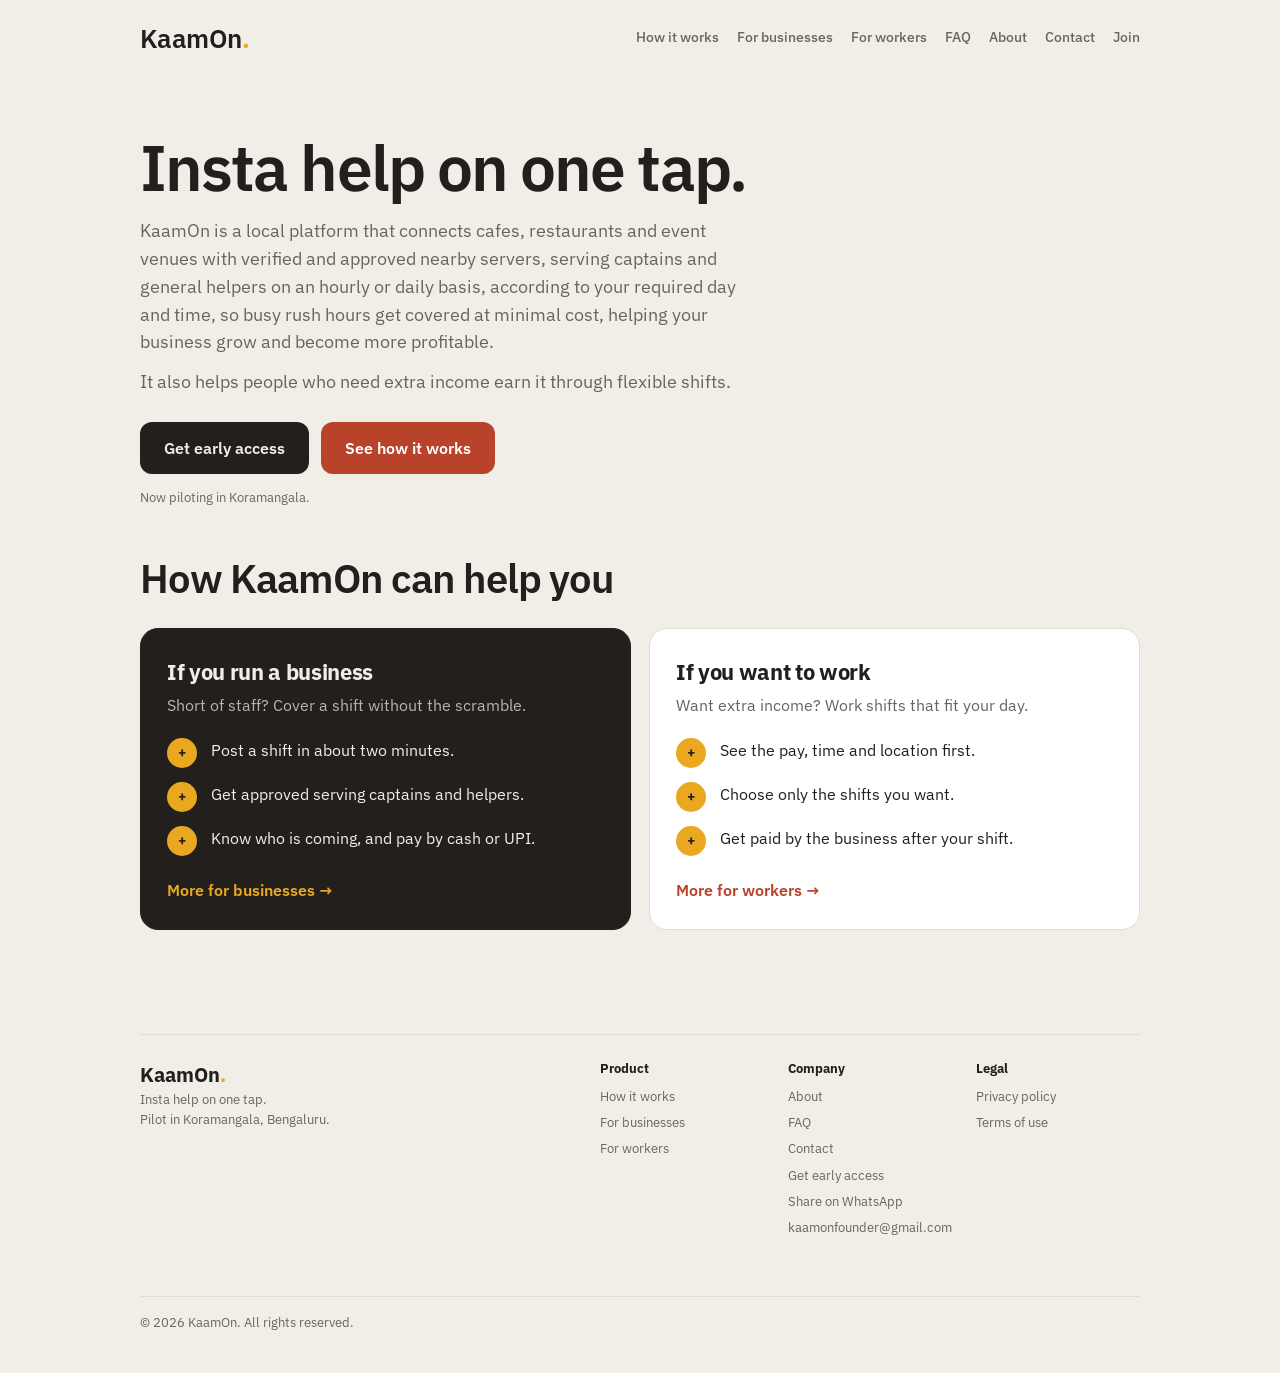
<file: index.html>
<!DOCTYPE html>
<html lang="en"><head><meta charset="utf-8"><meta name="viewport" content="width=device-width, initial-scale=1">
<title>KaamOn: Insta help on one tap</title>
<meta name="description" content="KaamOn connects cafes, restaurants and venues in Koramangala, Bengaluru with part-time serving captains and general helpers.">
<meta property="og:title" content="KaamOn: Insta help on one tap"><meta property="og:description" content="KaamOn connects cafes, restaurants and venues in Koramangala, Bengaluru with part-time serving captains and general helpers."><meta property="og:type" content="website"><meta property="og:image" content="https://kaamontech-code.github.io/Kaamon-web/og-image.png"><meta name="twitter:card" content="summary_large_image"><meta property="og:url" content="https://kaamontech-code.github.io/Kaamon-web/index.html">
<link rel="canonical" href="https://kaamontech-code.github.io/Kaamon-web/index.html"><meta name="theme-color" content="#B8432A"><link rel="icon" href="icon-192.png">
<link href="https://fonts.googleapis.com/css2?family=IBM+Plex+Sans:wght@400;500;600&family=IBM+Plex+Mono:wght@600&display=swap" rel="stylesheet">
<link rel="stylesheet" href="style.css">
</head><body><div class="wrap">
<header><a class="logo" href="./">KaamOn<i>.</i></a><nav aria-label="Main"><a href="how-it-works.html">How it works</a><a href="for-businesses.html">For businesses</a><a href="for-workers.html">For workers</a><a href="faq.html">FAQ</a><a href="about.html">About</a><a href="contact.html">Contact</a><a href="join.html">Join</a></nav></header>
<main><div class="hero" style="grid-template-columns:1fr;padding-bottom:40px">
 <div>
  <h1>Insta help on one tap.</h1>
  <p class="lead">KaamOn is a local platform that connects cafes, restaurants and event venues with verified and approved nearby servers, serving captains and general helpers on an hourly or daily basis, according to your required day and time, so busy rush hours get covered at minimal cost, helping your business grow and become more profitable.</p>
  <p class="lead" style="margin-top:12px">It also helps people who need extra income earn it through flexible shifts.</p>
  <div class="cta"><a class="btn dark" href="join.html">Get early access</a><a class="btn red" href="how-it-works.html">See how it works</a></div>
  <p class="note">Now piloting in Koramangala.</p>
 </div>
</div>
<section style="padding-top:8px">
 <h2>How KaamOn can help you</h2>
 <div class="two">
  <div class="panel hire">
   <h3>If you run a business</h3><p class="mut">Short of staff? Cover a shift without the scramble.</p>
   <ul class="steps">
    <li><b>+</b><span>Post a shift in about two minutes.</span></li>
    <li><b>+</b><span>Get approved serving captains and helpers.</span></li>
    <li><b>+</b><span>Know who is coming, and pay by cash or UPI.</span></li>
   </ul>
   <a class="more" href="for-businesses.html">More for businesses &rarr;</a>
  </div>
  <div class="panel">
   <h3>If you want to work</h3><p class="mut">Want extra income? Work shifts that fit your day.</p>
   <ul class="steps">
    <li><b>+</b><span>See the pay, time and location first.</span></li>
    <li><b>+</b><span>Choose only the shifts you want.</span></li>
    <li><b>+</b><span>Get paid by the business after your shift.</span></li>
   </ul>
   <a class="more" href="for-workers.html">More for workers &rarr;</a>
  </div>
 </div>
</section>
<div style="height:40px"></div></main>
<footer><div class="fbrand"><b>KaamOn<span style="color:var(--turm)">.</span></b><br>Insta help on one tap.<br>Pilot in Koramangala, Bengaluru.</div>
<div class="fgrid"><div><h4>Product</h4><a href="how-it-works.html">How it works</a><a href="for-businesses.html">For businesses</a><a href="for-workers.html">For workers</a></div>
<div><h4>Company</h4><a href="about.html">About</a><a href="faq.html">FAQ</a><a href="contact.html">Contact</a><a href="join.html">Get early access</a><a href="https://wa.me/?text=KaamOn%3A%20insta%20help%20on%20one%20tap.%20Part-time%20serving%20captains%20and%20helpers%20in%20Koramangala%2C%20Bengaluru.%20https%3A%2F%2Fkaamontech-code.github.io%2FKaamon-web%2F" target="_blank" rel="noopener">Share on WhatsApp</a><a href="mailto:kaamonfounder@gmail.com">kaamonfounder@gmail.com</a></div>
<div><h4>Legal</h4><a href="privacy.html">Privacy policy</a><a href="terms.html">Terms of use</a></div></div>
<div class="fcopy">&copy; 2026 KaamOn. All rights reserved.</div></footer>
</div></body></html>
</file>
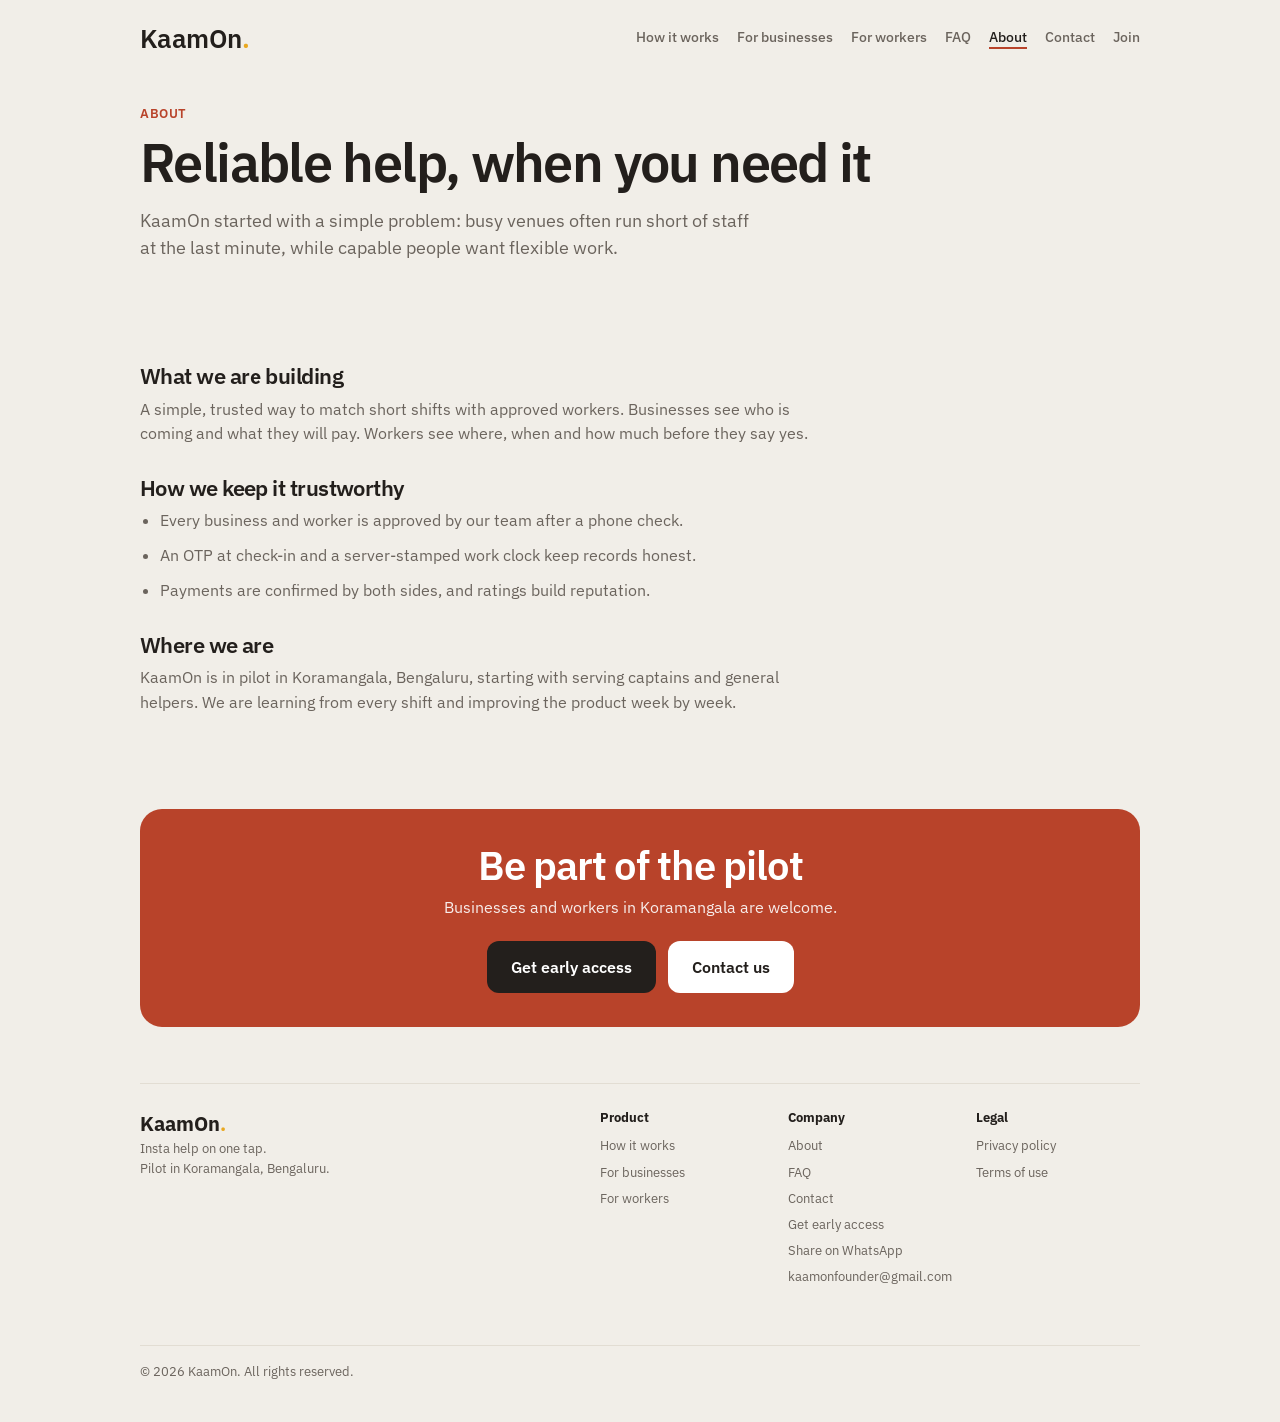
<file: about.html>
<!DOCTYPE html>
<html lang="en"><head><meta charset="utf-8"><meta name="viewport" content="width=device-width, initial-scale=1">
<title>About KaamOn</title>
<meta name="description" content="KaamOn helps small businesses in Bengaluru find reliable part-time serving captains and helpers, and gives workers flexible income.">
<meta property="og:title" content="About KaamOn"><meta property="og:description" content="KaamOn helps small businesses in Bengaluru find reliable part-time serving captains and helpers, and gives workers flexible income."><meta property="og:type" content="website"><meta property="og:image" content="https://kaamontech-code.github.io/Kaamon-web/og-image.png"><meta name="twitter:card" content="summary_large_image"><meta property="og:url" content="https://kaamontech-code.github.io/Kaamon-web/about.html">
<link rel="canonical" href="https://kaamontech-code.github.io/Kaamon-web/about.html"><meta name="theme-color" content="#B8432A"><link rel="icon" href="icon-192.png">
<link href="https://fonts.googleapis.com/css2?family=IBM+Plex+Sans:wght@400;500;600&family=IBM+Plex+Mono:wght@600&display=swap" rel="stylesheet">
<link rel="stylesheet" href="style.css">
</head><body><div class="wrap">
<header><a class="logo" href="./">KaamOn<i>.</i></a><nav aria-label="Main"><a href="how-it-works.html">How it works</a><a href="for-businesses.html">For businesses</a><a href="for-workers.html">For workers</a><a href="faq.html">FAQ</a><a href="about.html" aria-current="page">About</a><a href="contact.html">Contact</a><a href="join.html">Join</a></nav></header>
<main><section class="phead"><div class="eyebrow">About</div><h1>Reliable help, when you need it</h1><p class="lead">KaamOn started with a simple problem: busy venues often run short of staff at the last minute, while capable people want flexible work.</p></section><section><div class="prose"><h2>What we are building</h2><p>A simple, trusted way to match short shifts with approved workers. Businesses see who is coming and what they will pay. Workers see where, when and how much before they say yes.</p>
<h2>How we keep it trustworthy</h2><ul><li>Every business and worker is approved by our team after a phone check.</li><li>An OTP at check-in and a server-stamped work clock keep records honest.</li><li>Payments are confirmed by both sides, and ratings build reputation.</li></ul>
<h2>Where we are</h2><p>KaamOn is in pilot in Koramangala, Bengaluru, starting with serving captains and general helpers. We are learning from every shift and improving the product week by week.</p></div></section><div class="band"><h2>Be part of the pilot</h2><p>Businesses and workers in Koramangala are welcome.</p><div class="cta"><a class="btn dark" href="join.html">Get early access</a><a class="btn light" href="contact.html">Contact us</a></div></div></main>
<footer><div class="fbrand"><b>KaamOn<span style="color:var(--turm)">.</span></b><br>Insta help on one tap.<br>Pilot in Koramangala, Bengaluru.</div>
<div class="fgrid"><div><h4>Product</h4><a href="how-it-works.html">How it works</a><a href="for-businesses.html">For businesses</a><a href="for-workers.html">For workers</a></div>
<div><h4>Company</h4><a href="about.html">About</a><a href="faq.html">FAQ</a><a href="contact.html">Contact</a><a href="join.html">Get early access</a><a href="https://wa.me/?text=KaamOn%3A%20insta%20help%20on%20one%20tap.%20Part-time%20serving%20captains%20and%20helpers%20in%20Koramangala%2C%20Bengaluru.%20https%3A%2F%2Fkaamontech-code.github.io%2FKaamon-web%2F" target="_blank" rel="noopener">Share on WhatsApp</a><a href="mailto:kaamonfounder@gmail.com">kaamonfounder@gmail.com</a></div>
<div><h4>Legal</h4><a href="privacy.html">Privacy policy</a><a href="terms.html">Terms of use</a></div></div>
<div class="fcopy">&copy; 2026 KaamOn. All rights reserved.</div></footer>
</div></body></html>
</file>
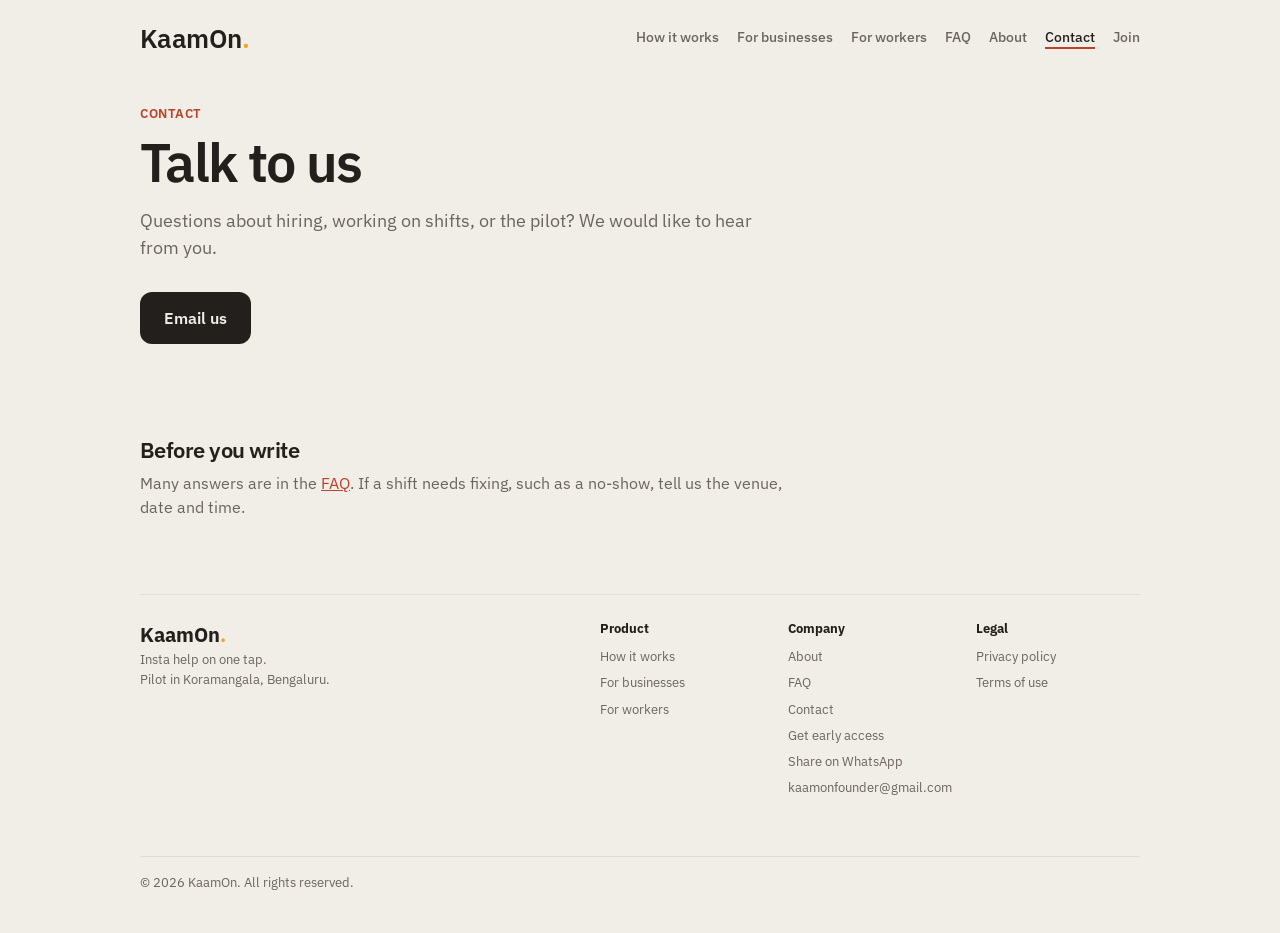
<file: contact.html>
<!DOCTYPE html>
<html lang="en"><head><meta charset="utf-8"><meta name="viewport" content="width=device-width, initial-scale=1">
<title>Contact KaamOn</title>
<meta name="description" content="Get in touch with the KaamOn team about hiring, working or the pilot in Koramangala.">
<meta property="og:title" content="Contact KaamOn"><meta property="og:description" content="Get in touch with the KaamOn team about hiring, working or the pilot in Koramangala."><meta property="og:type" content="website"><meta property="og:image" content="https://kaamontech-code.github.io/Kaamon-web/og-image.png"><meta name="twitter:card" content="summary_large_image"><meta property="og:url" content="https://kaamontech-code.github.io/Kaamon-web/contact.html">
<link rel="canonical" href="https://kaamontech-code.github.io/Kaamon-web/contact.html"><meta name="theme-color" content="#B8432A"><link rel="icon" href="icon-192.png">
<link href="https://fonts.googleapis.com/css2?family=IBM+Plex+Sans:wght@400;500;600&family=IBM+Plex+Mono:wght@600&display=swap" rel="stylesheet">
<link rel="stylesheet" href="style.css">
</head><body><div class="wrap">
<header><a class="logo" href="./">KaamOn<i>.</i></a><nav aria-label="Main"><a href="how-it-works.html">How it works</a><a href="for-businesses.html">For businesses</a><a href="for-workers.html">For workers</a><a href="faq.html">FAQ</a><a href="about.html">About</a><a href="contact.html" aria-current="page">Contact</a><a href="join.html">Join</a></nav></header>
<main><section class="phead"><div class="eyebrow">Contact</div><h1>Talk to us</h1><p class="lead">Questions about hiring, working on shifts, or the pilot? We would like to hear from you.</p></section><div class="cbox"><a class="btn dark" href="mailto:kaamonfounder@gmail.com">Email us</a></div><section><div class="prose"><h2>Before you write</h2><p>Many answers are in the <a href="faq.html">FAQ</a>. If a shift needs fixing, such as a no-show, tell us the venue, date and time.</p></div></section></main>
<footer><div class="fbrand"><b>KaamOn<span style="color:var(--turm)">.</span></b><br>Insta help on one tap.<br>Pilot in Koramangala, Bengaluru.</div>
<div class="fgrid"><div><h4>Product</h4><a href="how-it-works.html">How it works</a><a href="for-businesses.html">For businesses</a><a href="for-workers.html">For workers</a></div>
<div><h4>Company</h4><a href="about.html">About</a><a href="faq.html">FAQ</a><a href="contact.html">Contact</a><a href="join.html">Get early access</a><a href="https://wa.me/?text=KaamOn%3A%20insta%20help%20on%20one%20tap.%20Part-time%20serving%20captains%20and%20helpers%20in%20Koramangala%2C%20Bengaluru.%20https%3A%2F%2Fkaamontech-code.github.io%2FKaamon-web%2F" target="_blank" rel="noopener">Share on WhatsApp</a><a href="mailto:kaamonfounder@gmail.com">kaamonfounder@gmail.com</a></div>
<div><h4>Legal</h4><a href="privacy.html">Privacy policy</a><a href="terms.html">Terms of use</a></div></div>
<div class="fcopy">&copy; 2026 KaamOn. All rights reserved.</div></footer>
</div></body></html>
</file>
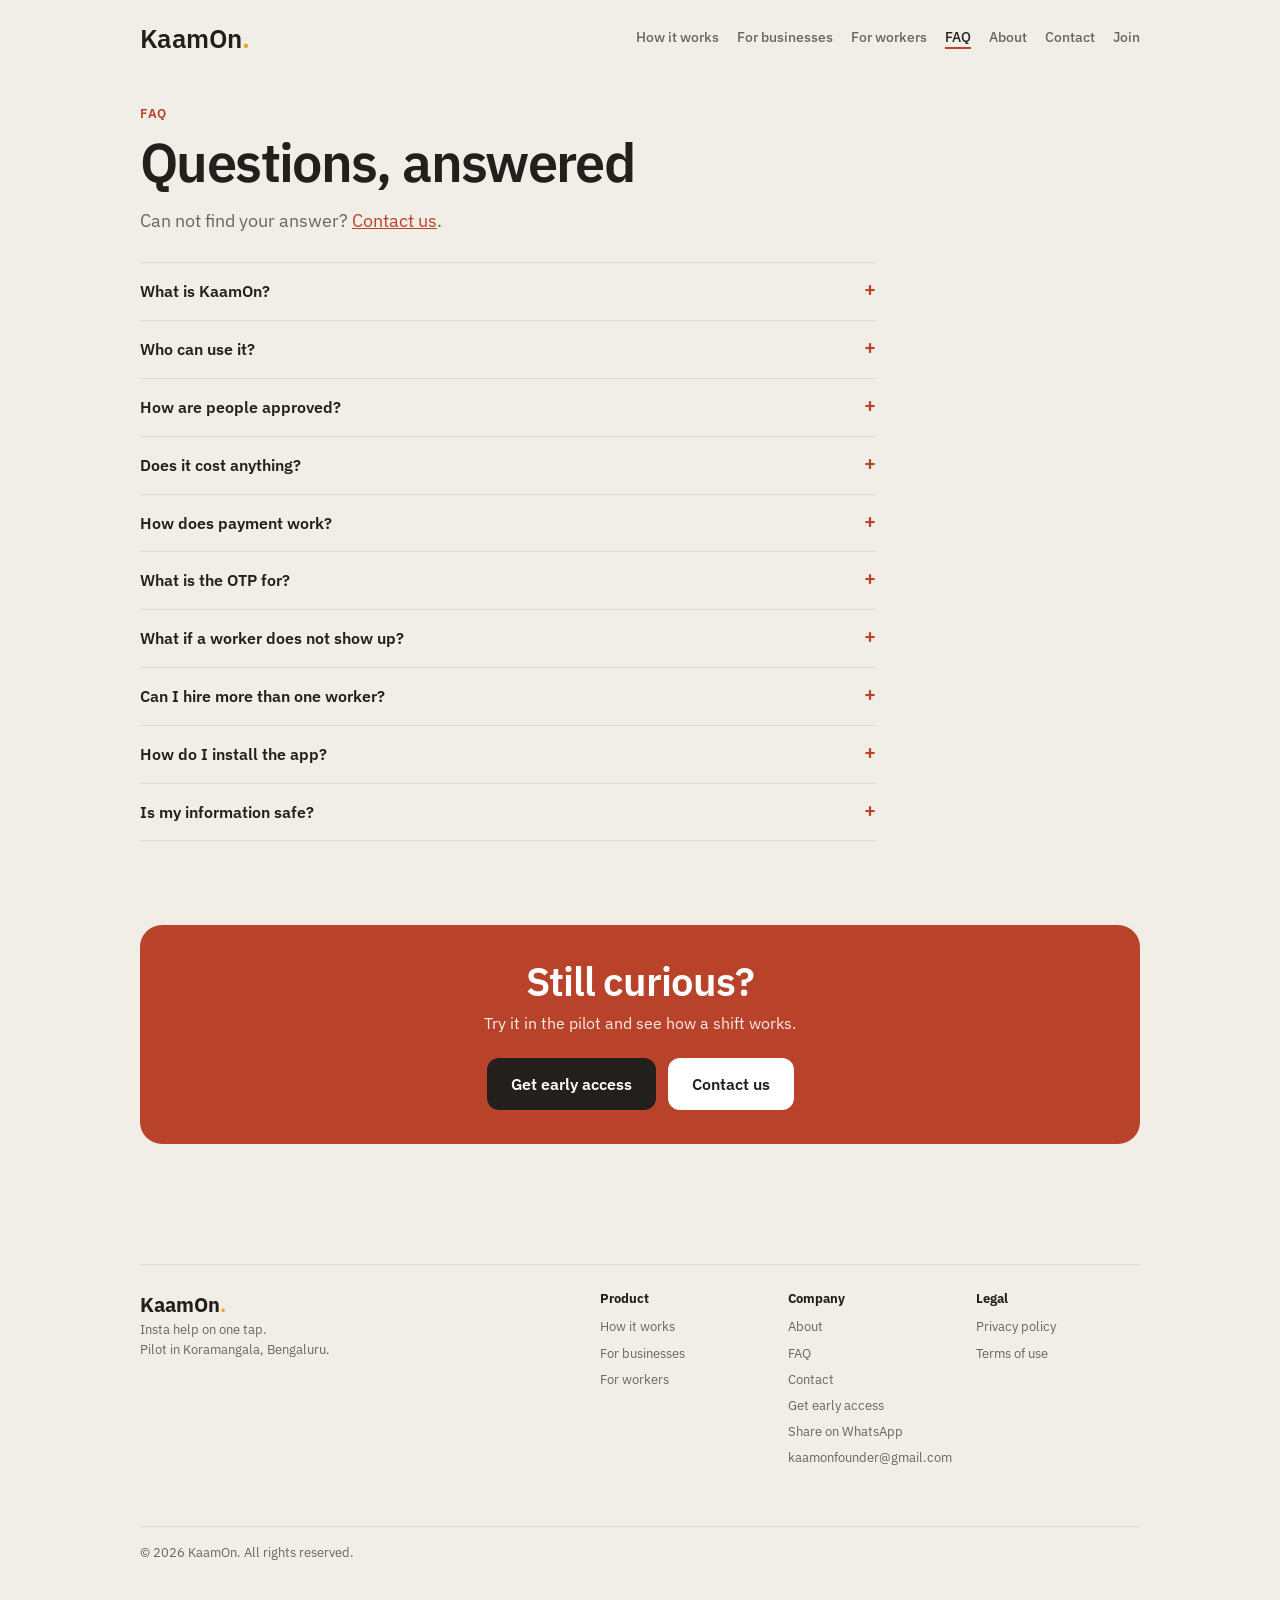
<file: faq.html>
<!DOCTYPE html>
<html lang="en"><head><meta charset="utf-8"><meta name="viewport" content="width=device-width, initial-scale=1">
<title>KaamOn FAQ</title>
<meta name="description" content="Answers about approval, payments, OTP check-in, installing the app and more.">
<meta property="og:title" content="KaamOn FAQ"><meta property="og:description" content="Answers about approval, payments, OTP check-in, installing the app and more."><meta property="og:type" content="website"><meta property="og:image" content="https://kaamontech-code.github.io/Kaamon-web/og-image.png"><meta name="twitter:card" content="summary_large_image"><meta property="og:url" content="https://kaamontech-code.github.io/Kaamon-web/faq.html">
<link rel="canonical" href="https://kaamontech-code.github.io/Kaamon-web/faq.html"><meta name="theme-color" content="#B8432A"><link rel="icon" href="icon-192.png">
<link href="https://fonts.googleapis.com/css2?family=IBM+Plex+Sans:wght@400;500;600&family=IBM+Plex+Mono:wght@600&display=swap" rel="stylesheet">
<link rel="stylesheet" href="style.css">
</head><body><div class="wrap">
<header><a class="logo" href="./">KaamOn<i>.</i></a><nav aria-label="Main"><a href="how-it-works.html">How it works</a><a href="for-businesses.html">For businesses</a><a href="for-workers.html">For workers</a><a href="faq.html" aria-current="page">FAQ</a><a href="about.html">About</a><a href="contact.html">Contact</a><a href="join.html">Join</a></nav></header>
<main><section class="phead"><div class="eyebrow">FAQ</div><h1>Questions, answered</h1><p class="lead">Can not find your answer? <a href="contact.html" style="color:var(--brick)">Contact us</a>.</p></section><div class="faq"><details><summary>What is KaamOn?</summary><p>KaamOn is a local platform that connects cafes, restaurants and venues with part-time serving captains and general helpers for single shifts. It is currently in pilot in Koramangala, Bengaluru.</p></details><details><summary>Who can use it?</summary><p>Businesses that need short-term staff, and serving captains or general helpers looking for part-time shifts. Everyone is approved by our team before using the app.</p></details><details><summary>How are people approved?</summary><p>You sign in with Google, add your name and mobile number, and we call or message you to verify. Only approved accounts can post or accept shifts.</p></details><details><summary>Does it cost anything?</summary><p>KaamOn is free to try during the pilot. If fees are introduced later, we will tell you before they apply.</p></details><details><summary>How does payment work?</summary><p>The business pays the worker directly, by cash or UPI. KaamOn does not handle the money. The business marks the shift paid and the worker confirms receipt in the app.</p></details><details><summary>What is the OTP for?</summary><p>When a worker accepts a shift, the business gets a 4-digit OTP. The worker enters it when they arrive. It proves they showed up and starts the work clock.</p></details><details><summary>What if a worker does not show up?</summary><p>Contact us and we can reset the shift so another worker can take it. Ratings and comments also help businesses choose reliable workers.</p></details><details><summary>Can I hire more than one worker?</summary><p>Yes. When posting a shift you can ask for up to 20 workers, and each worker accepts, checks in and is paid separately.</p></details><details><summary>How do I install the app?</summary><p>Approved businesses and workers get the app link from us. On Android, open it in Chrome, tap the menu and choose Install app. On iPhone, open it in Safari, tap Share and choose Add to Home Screen. In Samsung Internet, open the link in Chrome to install.</p></details><details><summary>Is my information safe?</summary><p>We collect only what the service needs and keep it with Google's secure services. Read the <a href="privacy.html">privacy policy</a> for details.</p></details></div><section><div class="band"><h2>Still curious?</h2><p>Try it in the pilot and see how a shift works.</p><div class="cta"><a class="btn dark" href="join.html">Get early access</a><a class="btn light" href="contact.html">Contact us</a></div></div></section></main>
<footer><div class="fbrand"><b>KaamOn<span style="color:var(--turm)">.</span></b><br>Insta help on one tap.<br>Pilot in Koramangala, Bengaluru.</div>
<div class="fgrid"><div><h4>Product</h4><a href="how-it-works.html">How it works</a><a href="for-businesses.html">For businesses</a><a href="for-workers.html">For workers</a></div>
<div><h4>Company</h4><a href="about.html">About</a><a href="faq.html">FAQ</a><a href="contact.html">Contact</a><a href="join.html">Get early access</a><a href="https://wa.me/?text=KaamOn%3A%20insta%20help%20on%20one%20tap.%20Part-time%20serving%20captains%20and%20helpers%20in%20Koramangala%2C%20Bengaluru.%20https%3A%2F%2Fkaamontech-code.github.io%2FKaamon-web%2F" target="_blank" rel="noopener">Share on WhatsApp</a><a href="mailto:kaamonfounder@gmail.com">kaamonfounder@gmail.com</a></div>
<div><h4>Legal</h4><a href="privacy.html">Privacy policy</a><a href="terms.html">Terms of use</a></div></div>
<div class="fcopy">&copy; 2026 KaamOn. All rights reserved.</div></footer>
</div></body></html>
</file>
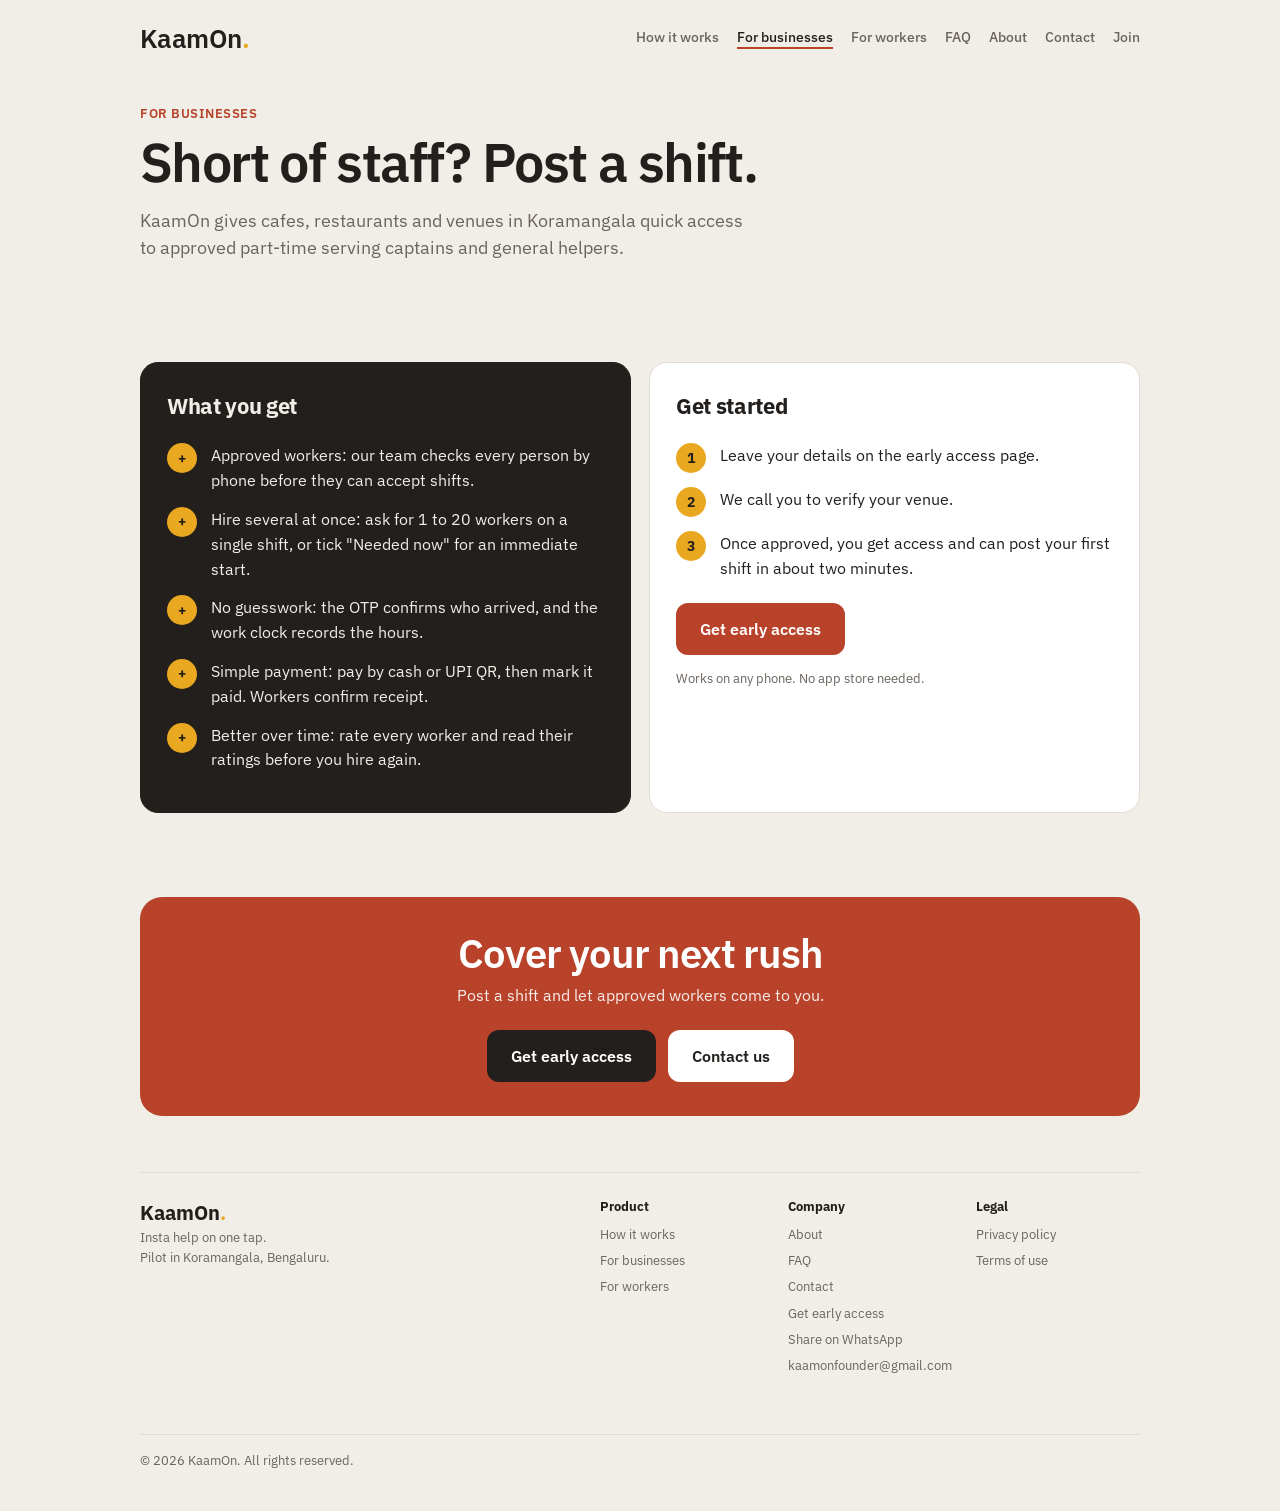
<file: for-businesses.html>
<!DOCTYPE html>
<html lang="en"><head><meta charset="utf-8"><meta name="viewport" content="width=device-width, initial-scale=1">
<title>KaamOn for businesses</title>
<meta name="description" content="Fill serving captain and helper shifts at your cafe, restaurant or venue in Koramangala. Post a shift, check workers in with an OTP, pay by cash or UPI.">
<meta property="og:title" content="KaamOn for businesses"><meta property="og:description" content="Fill serving captain and helper shifts at your cafe, restaurant or venue in Koramangala. Post a shift, check workers in with an OTP, pay by cash or UPI."><meta property="og:type" content="website"><meta property="og:image" content="https://kaamontech-code.github.io/Kaamon-web/og-image.png"><meta name="twitter:card" content="summary_large_image"><meta property="og:url" content="https://kaamontech-code.github.io/Kaamon-web/for-businesses.html">
<link rel="canonical" href="https://kaamontech-code.github.io/Kaamon-web/for-businesses.html"><meta name="theme-color" content="#B8432A"><link rel="icon" href="icon-192.png">
<link href="https://fonts.googleapis.com/css2?family=IBM+Plex+Sans:wght@400;500;600&family=IBM+Plex+Mono:wght@600&display=swap" rel="stylesheet">
<link rel="stylesheet" href="style.css">
</head><body><div class="wrap">
<header><a class="logo" href="./">KaamOn<i>.</i></a><nav aria-label="Main"><a href="how-it-works.html">How it works</a><a href="for-businesses.html" aria-current="page">For businesses</a><a href="for-workers.html">For workers</a><a href="faq.html">FAQ</a><a href="about.html">About</a><a href="contact.html">Contact</a><a href="join.html">Join</a></nav></header>
<main><section class="phead"><div class="eyebrow">For businesses</div><h1>Short of staff? Post a shift.</h1><p class="lead">KaamOn gives cafes, restaurants and venues in Koramangala quick access to approved part-time serving captains and general helpers.</p></section><section><div class="two"><div class="panel hire"><h3>What you get</h3><ul class="steps" style="margin-bottom:0">
<li><b>+</b><span>Approved workers: our team checks every person by phone before they can accept shifts.</span></li>
<li><b>+</b><span>Hire several at once: ask for 1 to 20 workers on a single shift, or tick "Needed now" for an immediate start.</span></li>
<li><b>+</b><span>No guesswork: the OTP confirms who arrived, and the work clock records the hours.</span></li>
<li><b>+</b><span>Simple payment: pay by cash or UPI QR, then mark it paid. Workers confirm receipt.</span></li>
<li><b>+</b><span>Better over time: rate every worker and read their ratings before you hire again.</span></li></ul></div>
<div class="panel"><h3>Get started</h3><ol class="steps"><li><b>1</b><span>Leave your details on the early access page.</span></li>
<li><b>2</b><span>We call you to verify your venue.</span></li>
<li><b>3</b><span>Once approved, you get access and can post your first shift in about two minutes.</span></li></ol>
<a class="btn red" href="join.html">Get early access</a><p class="note">Works on any phone. No app store needed.</p></div></div></section><div class="band"><h2>Cover your next rush</h2><p>Post a shift and let approved workers come to you.</p><div class="cta"><a class="btn dark" href="join.html">Get early access</a><a class="btn light" href="contact.html">Contact us</a></div></div></main>
<footer><div class="fbrand"><b>KaamOn<span style="color:var(--turm)">.</span></b><br>Insta help on one tap.<br>Pilot in Koramangala, Bengaluru.</div>
<div class="fgrid"><div><h4>Product</h4><a href="how-it-works.html">How it works</a><a href="for-businesses.html">For businesses</a><a href="for-workers.html">For workers</a></div>
<div><h4>Company</h4><a href="about.html">About</a><a href="faq.html">FAQ</a><a href="contact.html">Contact</a><a href="join.html">Get early access</a><a href="https://wa.me/?text=KaamOn%3A%20insta%20help%20on%20one%20tap.%20Part-time%20serving%20captains%20and%20helpers%20in%20Koramangala%2C%20Bengaluru.%20https%3A%2F%2Fkaamontech-code.github.io%2FKaamon-web%2F" target="_blank" rel="noopener">Share on WhatsApp</a><a href="mailto:kaamonfounder@gmail.com">kaamonfounder@gmail.com</a></div>
<div><h4>Legal</h4><a href="privacy.html">Privacy policy</a><a href="terms.html">Terms of use</a></div></div>
<div class="fcopy">&copy; 2026 KaamOn. All rights reserved.</div></footer>
</div></body></html>
</file>
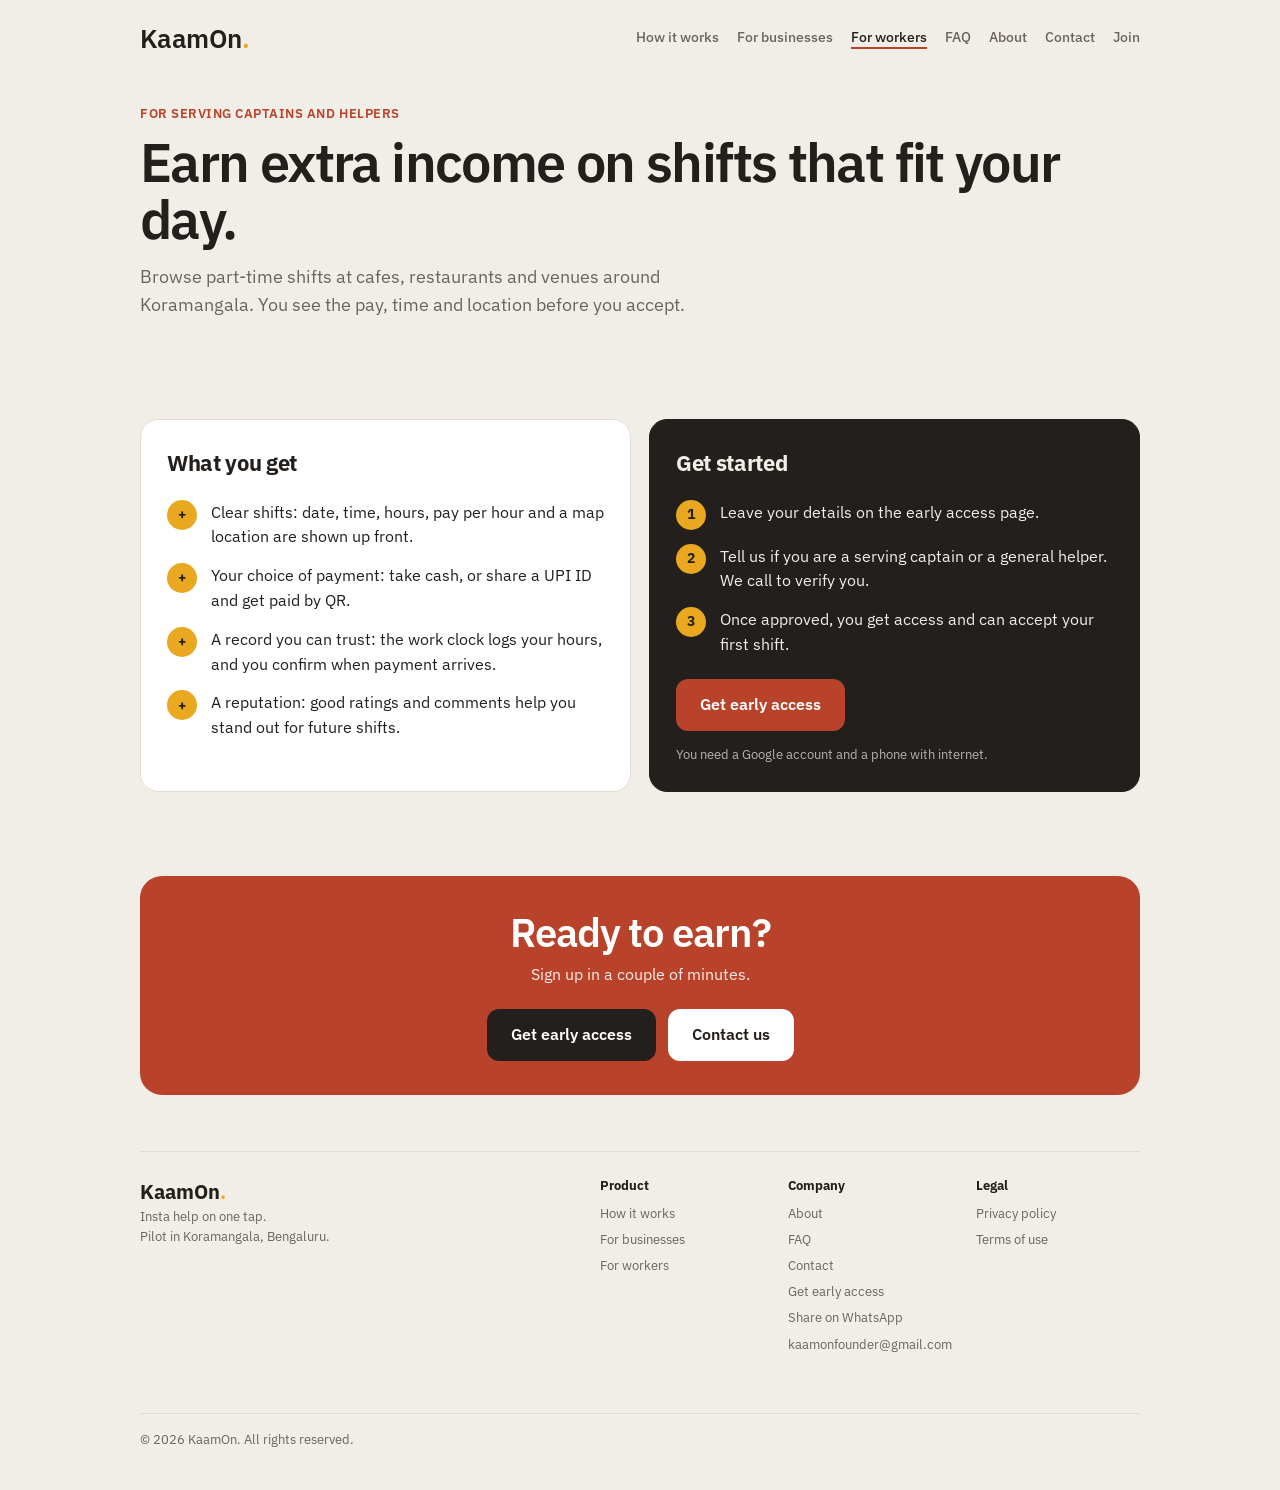
<file: for-workers.html>
<!DOCTYPE html>
<html lang="en"><head><meta charset="utf-8"><meta name="viewport" content="width=device-width, initial-scale=1">
<title>KaamOn for serving captains and helpers</title>
<meta name="description" content="Find part-time serving captain and general helper shifts near you in Koramangala. See the pay and location before you accept.">
<meta property="og:title" content="KaamOn for serving captains and helpers"><meta property="og:description" content="Find part-time serving captain and general helper shifts near you in Koramangala. See the pay and location before you accept."><meta property="og:type" content="website"><meta property="og:image" content="https://kaamontech-code.github.io/Kaamon-web/og-image.png"><meta name="twitter:card" content="summary_large_image"><meta property="og:url" content="https://kaamontech-code.github.io/Kaamon-web/for-workers.html">
<link rel="canonical" href="https://kaamontech-code.github.io/Kaamon-web/for-workers.html"><meta name="theme-color" content="#B8432A"><link rel="icon" href="icon-192.png">
<link href="https://fonts.googleapis.com/css2?family=IBM+Plex+Sans:wght@400;500;600&family=IBM+Plex+Mono:wght@600&display=swap" rel="stylesheet">
<link rel="stylesheet" href="style.css">
</head><body><div class="wrap">
<header><a class="logo" href="./">KaamOn<i>.</i></a><nav aria-label="Main"><a href="how-it-works.html">How it works</a><a href="for-businesses.html">For businesses</a><a href="for-workers.html" aria-current="page">For workers</a><a href="faq.html">FAQ</a><a href="about.html">About</a><a href="contact.html">Contact</a><a href="join.html">Join</a></nav></header>
<main><section class="phead"><div class="eyebrow">For serving captains and helpers</div><h1>Earn extra income on shifts that fit your day.</h1><p class="lead">Browse part-time shifts at cafes, restaurants and venues around Koramangala. You see the pay, time and location before you accept.</p></section><section><div class="two"><div class="panel"><h3>What you get</h3><ul class="steps" style="margin-bottom:0">
<li><b>+</b><span>Clear shifts: date, time, hours, pay per hour and a map location are shown up front.</span></li>
<li><b>+</b><span>Your choice of payment: take cash, or share a UPI ID and get paid by QR.</span></li>
<li><b>+</b><span>A record you can trust: the work clock logs your hours, and you confirm when payment arrives.</span></li>
<li><b>+</b><span>A reputation: good ratings and comments help you stand out for future shifts.</span></li></ul></div>
<div class="panel hire"><h3>Get started</h3><ol class="steps"><li><b>1</b><span>Leave your details on the early access page.</span></li>
<li><b>2</b><span>Tell us if you are a serving captain or a general helper. We call to verify you.</span></li>
<li><b>3</b><span>Once approved, you get access and can accept your first shift.</span></li></ol>
<a class="btn red" href="join.html">Get early access</a><p class="note mut">You need a Google account and a phone with internet.</p></div></div></section><div class="band"><h2>Ready to earn?</h2><p>Sign up in a couple of minutes.</p><div class="cta"><a class="btn dark" href="join.html">Get early access</a><a class="btn light" href="contact.html">Contact us</a></div></div></main>
<footer><div class="fbrand"><b>KaamOn<span style="color:var(--turm)">.</span></b><br>Insta help on one tap.<br>Pilot in Koramangala, Bengaluru.</div>
<div class="fgrid"><div><h4>Product</h4><a href="how-it-works.html">How it works</a><a href="for-businesses.html">For businesses</a><a href="for-workers.html">For workers</a></div>
<div><h4>Company</h4><a href="about.html">About</a><a href="faq.html">FAQ</a><a href="contact.html">Contact</a><a href="join.html">Get early access</a><a href="https://wa.me/?text=KaamOn%3A%20insta%20help%20on%20one%20tap.%20Part-time%20serving%20captains%20and%20helpers%20in%20Koramangala%2C%20Bengaluru.%20https%3A%2F%2Fkaamontech-code.github.io%2FKaamon-web%2F" target="_blank" rel="noopener">Share on WhatsApp</a><a href="mailto:kaamonfounder@gmail.com">kaamonfounder@gmail.com</a></div>
<div><h4>Legal</h4><a href="privacy.html">Privacy policy</a><a href="terms.html">Terms of use</a></div></div>
<div class="fcopy">&copy; 2026 KaamOn. All rights reserved.</div></footer>
</div></body></html>
</file>
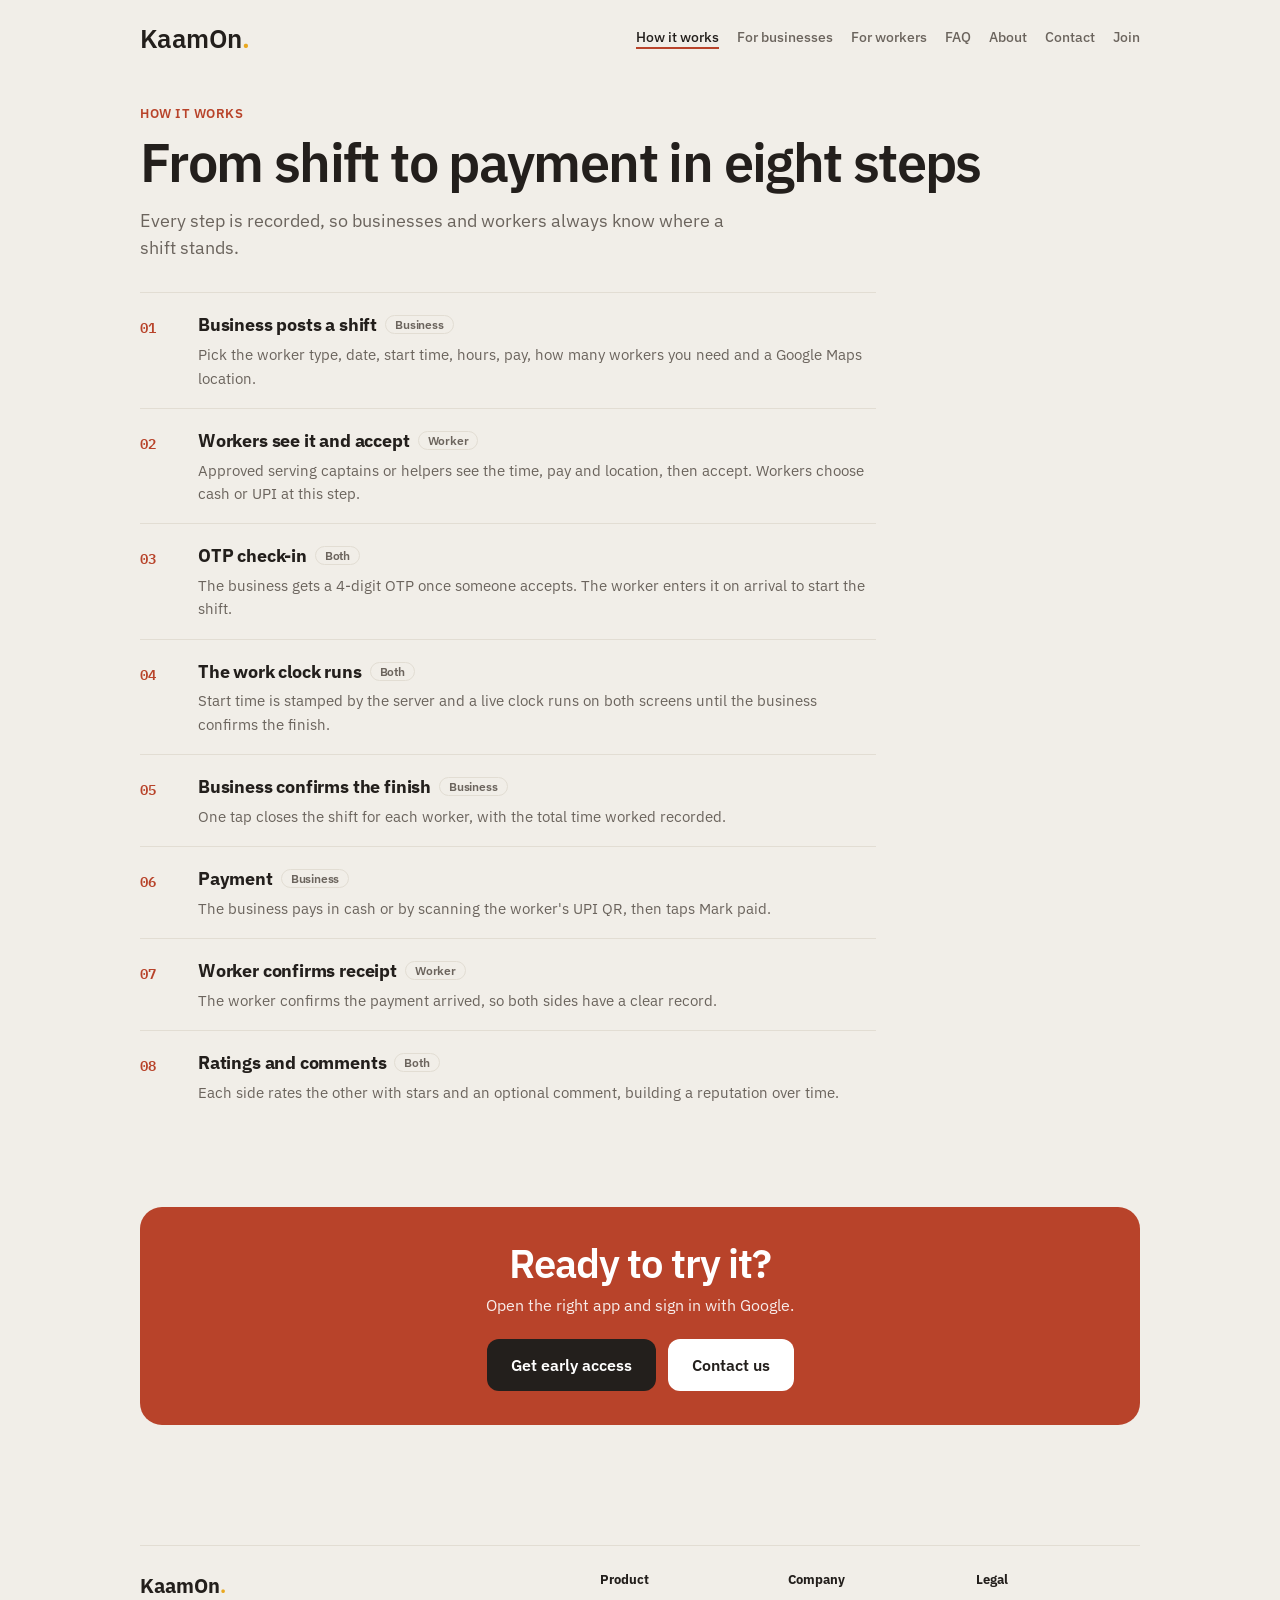
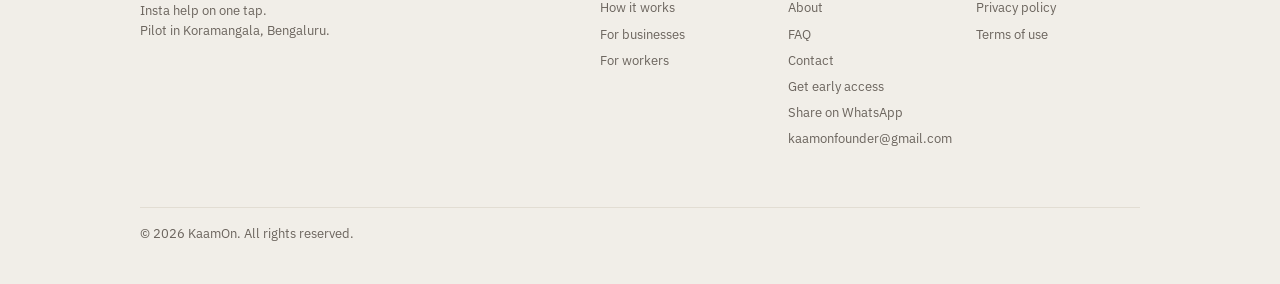
<file: how-it-works.html>
<!DOCTYPE html>
<html lang="en"><head><meta charset="utf-8"><meta name="viewport" content="width=device-width, initial-scale=1">
<title>How KaamOn works</title>
<meta name="description" content="Follow a KaamOn shift from posting to payment: accept, OTP check-in, work clock, payment and ratings.">
<meta property="og:title" content="How KaamOn works"><meta property="og:description" content="Follow a KaamOn shift from posting to payment: accept, OTP check-in, work clock, payment and ratings."><meta property="og:type" content="website"><meta property="og:image" content="https://kaamontech-code.github.io/Kaamon-web/og-image.png"><meta name="twitter:card" content="summary_large_image"><meta property="og:url" content="https://kaamontech-code.github.io/Kaamon-web/how-it-works.html">
<link rel="canonical" href="https://kaamontech-code.github.io/Kaamon-web/how-it-works.html"><meta name="theme-color" content="#B8432A"><link rel="icon" href="icon-192.png">
<link href="https://fonts.googleapis.com/css2?family=IBM+Plex+Sans:wght@400;500;600&family=IBM+Plex+Mono:wght@600&display=swap" rel="stylesheet">
<link rel="stylesheet" href="style.css">
</head><body><div class="wrap">
<header><a class="logo" href="./">KaamOn<i>.</i></a><nav aria-label="Main"><a href="how-it-works.html" aria-current="page">How it works</a><a href="for-businesses.html">For businesses</a><a href="for-workers.html">For workers</a><a href="faq.html">FAQ</a><a href="about.html">About</a><a href="contact.html">Contact</a><a href="join.html">Join</a></nav></header>
<main><section class="phead"><div class="eyebrow">How it works</div><h1>From shift to payment in eight steps</h1><p class="lead">Every step is recorded, so businesses and workers always know where a shift stands.</p></section><ol class="timeline"><li><b>Business posts a shift<span class="who">Business</span></b><p>Pick the worker type, date, start time, hours, pay, how many workers you need and a Google Maps location.</p></li><li><b>Workers see it and accept<span class="who">Worker</span></b><p>Approved serving captains or helpers see the time, pay and location, then accept. Workers choose cash or UPI at this step.</p></li><li><b>OTP check-in<span class="who">Both</span></b><p>The business gets a 4-digit OTP once someone accepts. The worker enters it on arrival to start the shift.</p></li><li><b>The work clock runs<span class="who">Both</span></b><p>Start time is stamped by the server and a live clock runs on both screens until the business confirms the finish.</p></li><li><b>Business confirms the finish<span class="who">Business</span></b><p>One tap closes the shift for each worker, with the total time worked recorded.</p></li><li><b>Payment<span class="who">Business</span></b><p>The business pays in cash or by scanning the worker's UPI QR, then taps Mark paid.</p></li><li><b>Worker confirms receipt<span class="who">Worker</span></b><p>The worker confirms the payment arrived, so both sides have a clear record.</p></li><li><b>Ratings and comments<span class="who">Both</span></b><p>Each side rates the other with stars and an optional comment, building a reputation over time.</p></li></ol><section><div class="band"><h2>Ready to try it?</h2><p>Open the right app and sign in with Google.</p><div class="cta"><a class="btn dark" href="join.html">Get early access</a><a class="btn light" href="contact.html">Contact us</a></div></div></section></main>
<footer><div class="fbrand"><b>KaamOn<span style="color:var(--turm)">.</span></b><br>Insta help on one tap.<br>Pilot in Koramangala, Bengaluru.</div>
<div class="fgrid"><div><h4>Product</h4><a href="how-it-works.html">How it works</a><a href="for-businesses.html">For businesses</a><a href="for-workers.html">For workers</a></div>
<div><h4>Company</h4><a href="about.html">About</a><a href="faq.html">FAQ</a><a href="contact.html">Contact</a><a href="join.html">Get early access</a><a href="https://wa.me/?text=KaamOn%3A%20insta%20help%20on%20one%20tap.%20Part-time%20serving%20captains%20and%20helpers%20in%20Koramangala%2C%20Bengaluru.%20https%3A%2F%2Fkaamontech-code.github.io%2FKaamon-web%2F" target="_blank" rel="noopener">Share on WhatsApp</a><a href="mailto:kaamonfounder@gmail.com">kaamonfounder@gmail.com</a></div>
<div><h4>Legal</h4><a href="privacy.html">Privacy policy</a><a href="terms.html">Terms of use</a></div></div>
<div class="fcopy">&copy; 2026 KaamOn. All rights reserved.</div></footer>
</div></body></html>
</file>
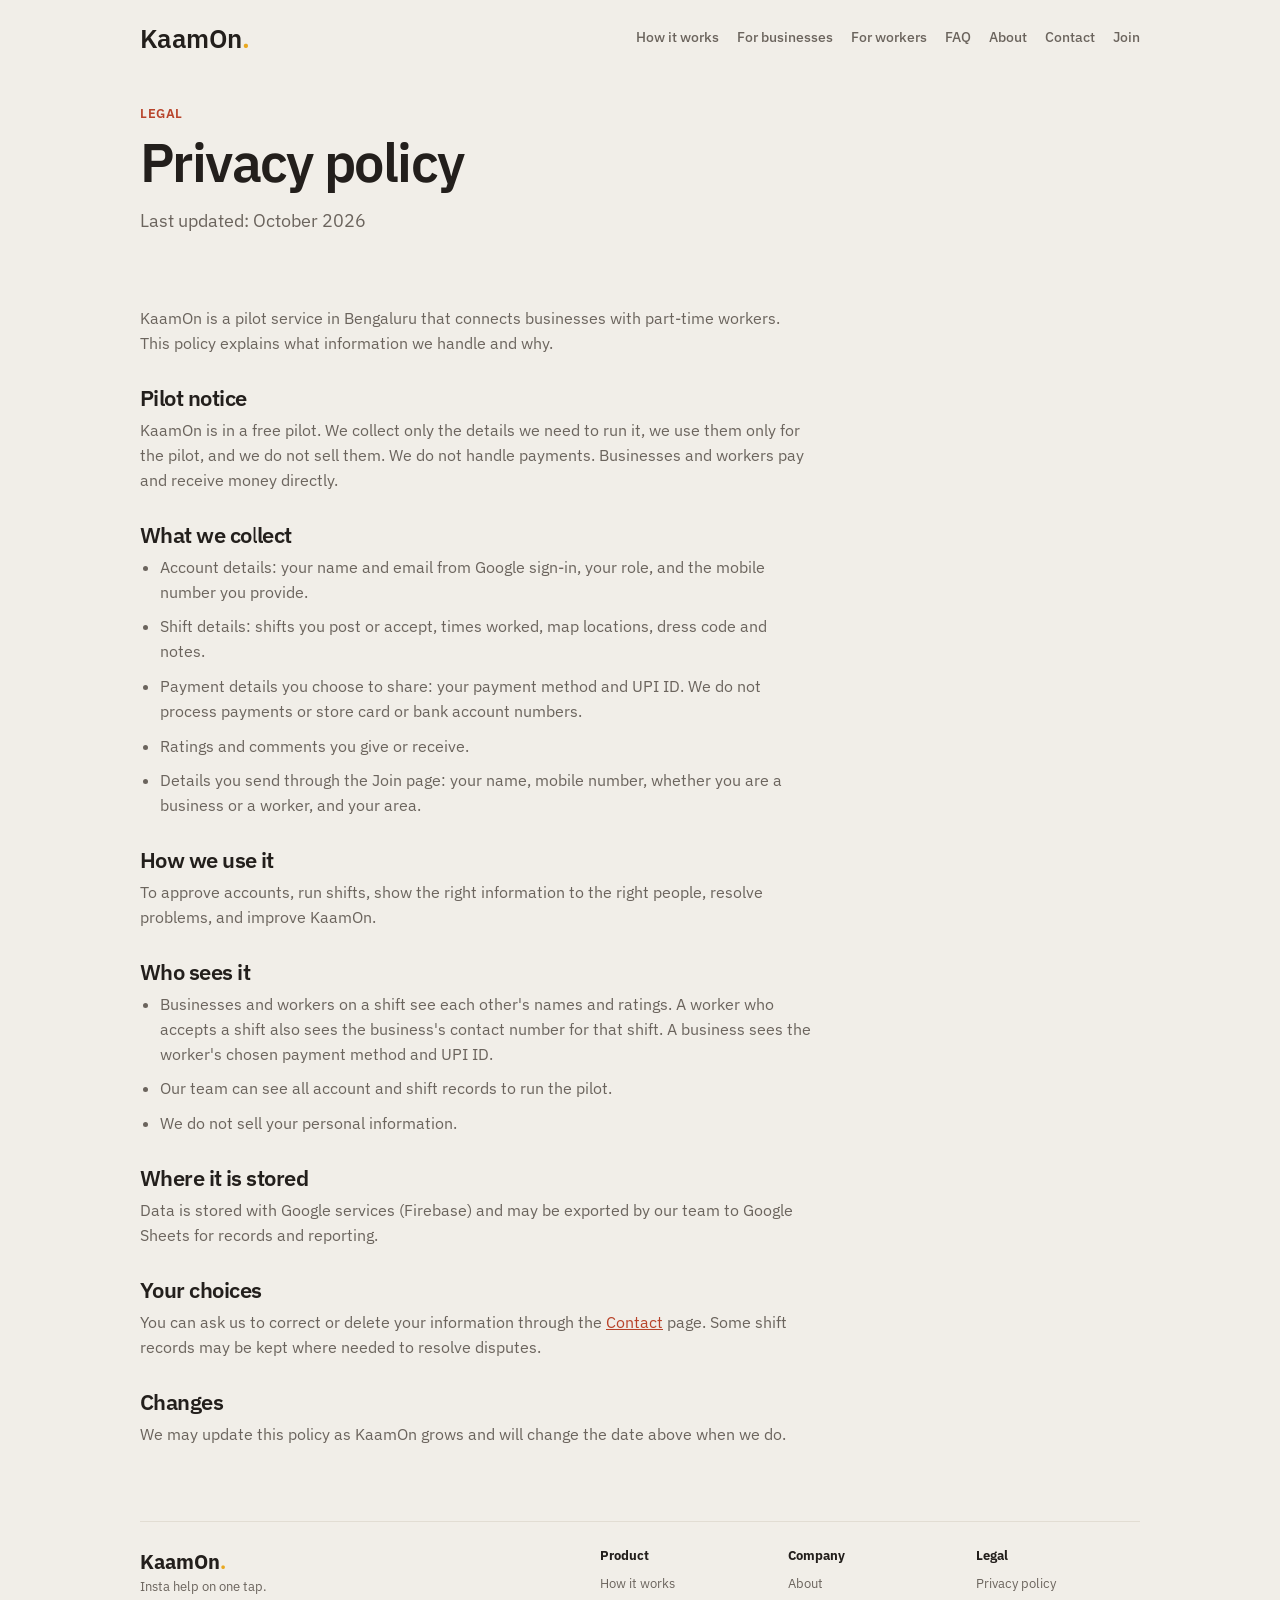
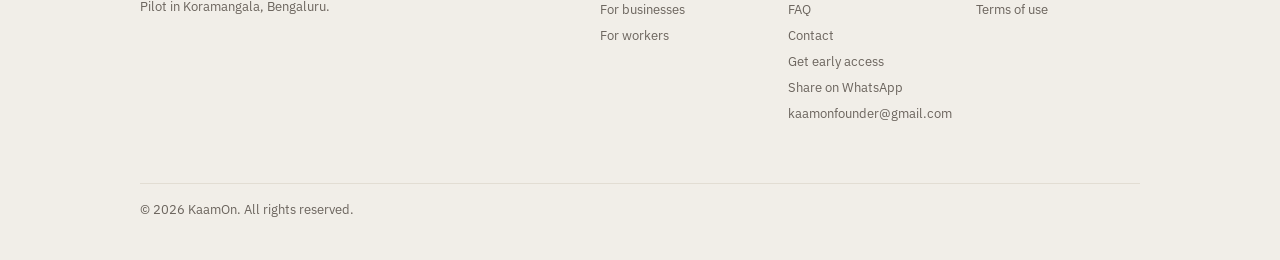
<file: privacy.html>
<!DOCTYPE html>
<html lang="en"><head><meta charset="utf-8"><meta name="viewport" content="width=device-width, initial-scale=1">
<title>Privacy policy: KaamOn</title>
<meta name="description" content="How KaamOn collects, uses and protects your information during the pilot.">
<meta property="og:title" content="Privacy policy: KaamOn"><meta property="og:description" content="How KaamOn collects, uses and protects your information during the pilot."><meta property="og:type" content="website"><meta property="og:image" content="https://kaamontech-code.github.io/Kaamon-web/og-image.png"><meta name="twitter:card" content="summary_large_image"><meta property="og:url" content="https://kaamontech-code.github.io/Kaamon-web/privacy.html">
<link rel="canonical" href="https://kaamontech-code.github.io/Kaamon-web/privacy.html"><meta name="theme-color" content="#B8432A"><link rel="icon" href="icon-192.png">
<link href="https://fonts.googleapis.com/css2?family=IBM+Plex+Sans:wght@400;500;600&family=IBM+Plex+Mono:wght@600&display=swap" rel="stylesheet">
<link rel="stylesheet" href="style.css">
</head><body><div class="wrap">
<header><a class="logo" href="./">KaamOn<i>.</i></a><nav aria-label="Main"><a href="how-it-works.html">How it works</a><a href="for-businesses.html">For businesses</a><a href="for-workers.html">For workers</a><a href="faq.html">FAQ</a><a href="about.html">About</a><a href="contact.html">Contact</a><a href="join.html">Join</a></nav></header>
<main><section class="phead"><div class="eyebrow">Legal</div><h1>Privacy policy</h1><p class="lead">Last updated: October 2026</p></section><section><div class="prose"><p>KaamOn is a pilot service in Bengaluru that connects businesses with part-time workers. This policy explains what information we handle and why.</p>
<h2>Pilot notice</h2><p>KaamOn is in a free pilot. We collect only the details we need to run it, we use them only for the pilot, and we do not sell them. We do not handle payments. Businesses and workers pay and receive money directly.</p>
<h2>What we collect</h2><ul><li>Account details: your name and email from Google sign-in, your role, and the mobile number you provide.</li>
<li>Shift details: shifts you post or accept, times worked, map locations, dress code and notes.</li>
<li>Payment details you choose to share: your payment method and UPI ID. We do not process payments or store card or bank account numbers.</li>
<li>Ratings and comments you give or receive.</li>
<li>Details you send through the Join page: your name, mobile number, whether you are a business or a worker, and your area.</li></ul>
<h2>How we use it</h2><p>To approve accounts, run shifts, show the right information to the right people, resolve problems, and improve KaamOn.</p>
<h2>Who sees it</h2><ul><li>Businesses and workers on a shift see each other's names and ratings. A worker who accepts a shift also sees the business's contact number for that shift. A business sees the worker's chosen payment method and UPI ID.</li>
<li>Our team can see all account and shift records to run the pilot.</li><li>We do not sell your personal information.</li></ul>
<h2>Where it is stored</h2><p>Data is stored with Google services (Firebase) and may be exported by our team to Google Sheets for records and reporting.</p>
<h2>Your choices</h2><p>You can ask us to correct or delete your information through the <a href="contact.html">Contact</a> page. Some shift records may be kept where needed to resolve disputes.</p>
<h2>Changes</h2><p>We may update this policy as KaamOn grows and will change the date above when we do.</p></div></section></main>
<footer><div class="fbrand"><b>KaamOn<span style="color:var(--turm)">.</span></b><br>Insta help on one tap.<br>Pilot in Koramangala, Bengaluru.</div>
<div class="fgrid"><div><h4>Product</h4><a href="how-it-works.html">How it works</a><a href="for-businesses.html">For businesses</a><a href="for-workers.html">For workers</a></div>
<div><h4>Company</h4><a href="about.html">About</a><a href="faq.html">FAQ</a><a href="contact.html">Contact</a><a href="join.html">Get early access</a><a href="https://wa.me/?text=KaamOn%3A%20insta%20help%20on%20one%20tap.%20Part-time%20serving%20captains%20and%20helpers%20in%20Koramangala%2C%20Bengaluru.%20https%3A%2F%2Fkaamontech-code.github.io%2FKaamon-web%2F" target="_blank" rel="noopener">Share on WhatsApp</a><a href="mailto:kaamonfounder@gmail.com">kaamonfounder@gmail.com</a></div>
<div><h4>Legal</h4><a href="privacy.html">Privacy policy</a><a href="terms.html">Terms of use</a></div></div>
<div class="fcopy">&copy; 2026 KaamOn. All rights reserved.</div></footer>
</div></body></html>
</file>
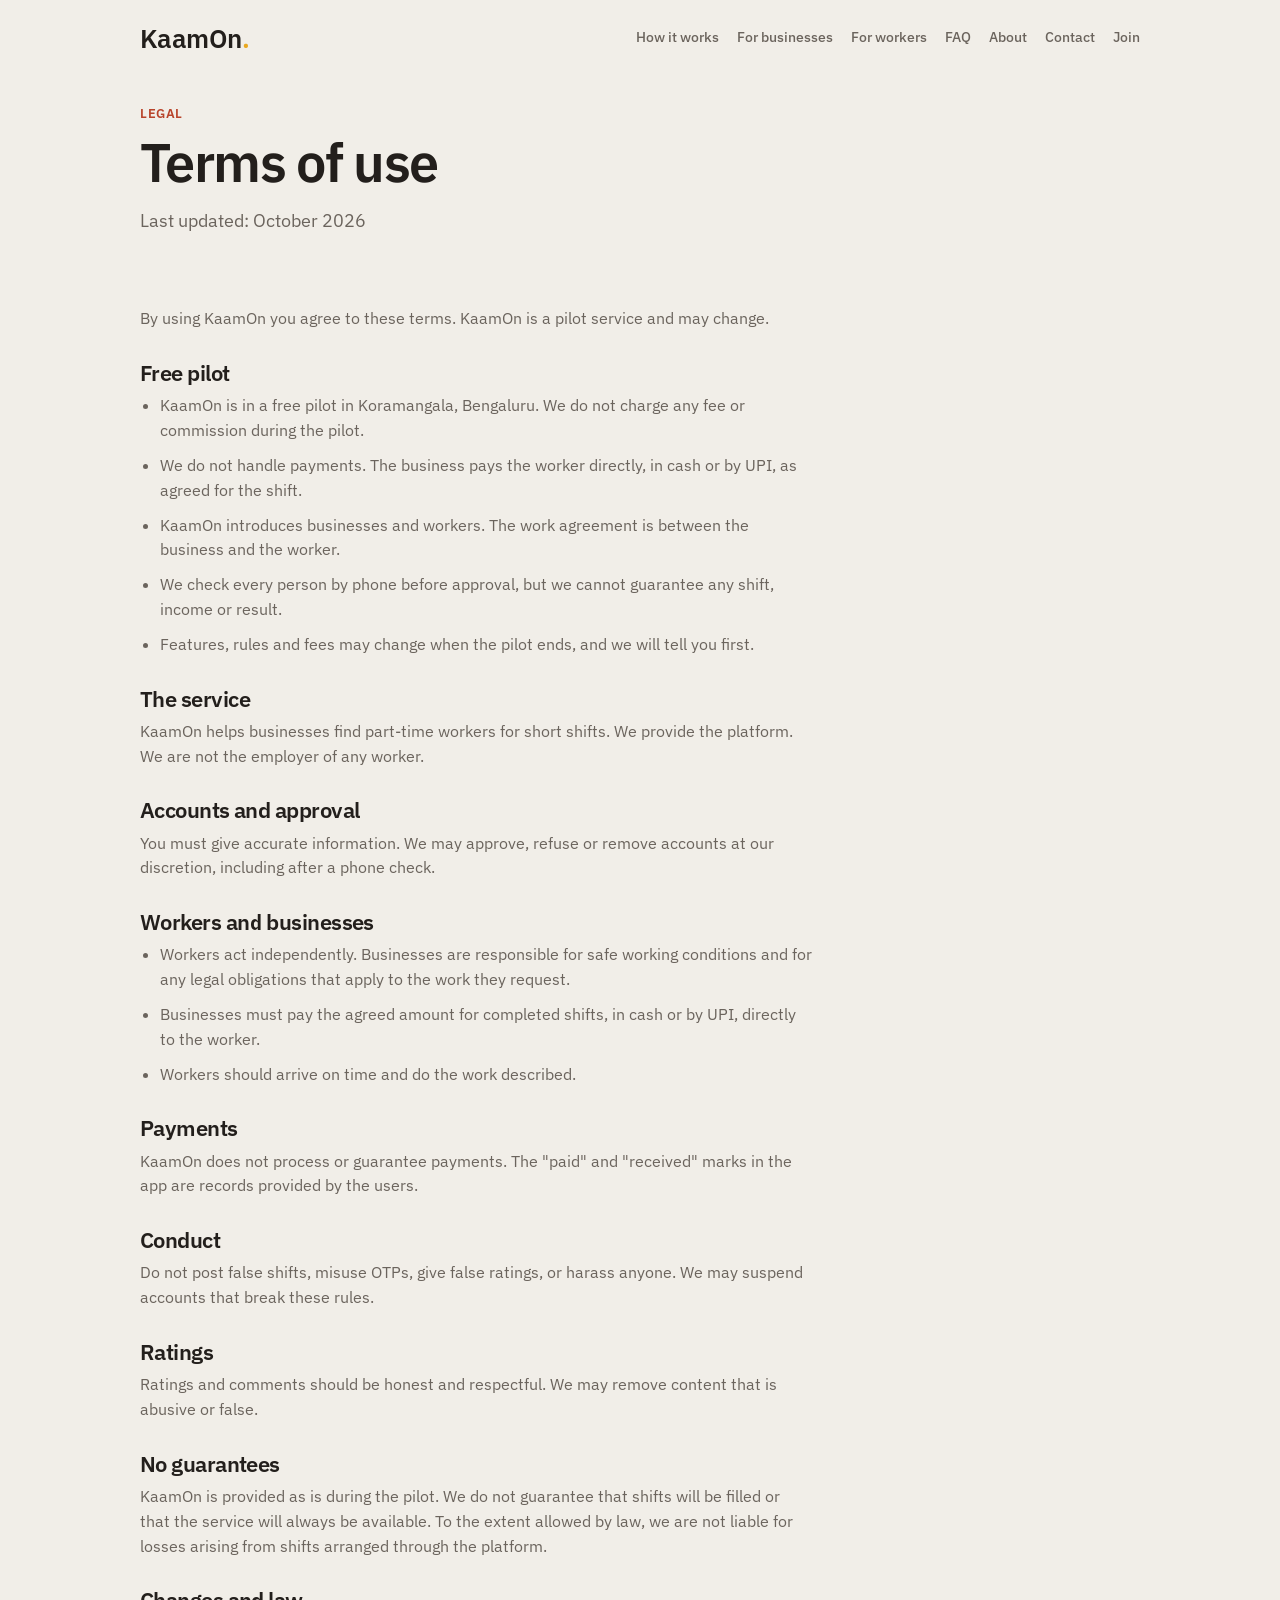
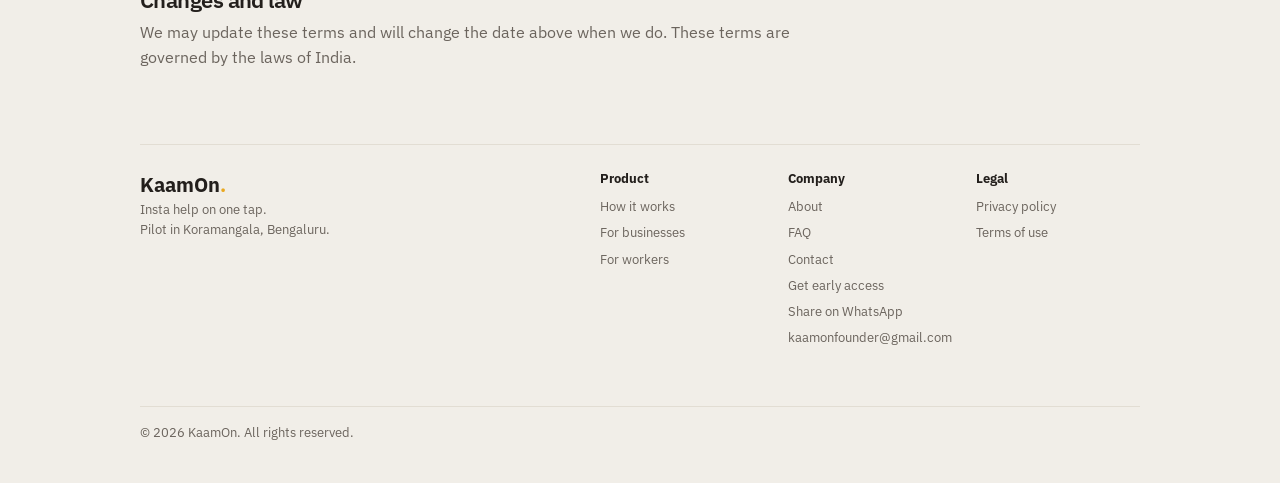
<file: terms.html>
<!DOCTYPE html>
<html lang="en"><head><meta charset="utf-8"><meta name="viewport" content="width=device-width, initial-scale=1">
<title>Terms of use: KaamOn</title>
<meta name="description" content="The terms for using KaamOn during the pilot.">
<meta property="og:title" content="Terms of use: KaamOn"><meta property="og:description" content="The terms for using KaamOn during the pilot."><meta property="og:type" content="website"><meta property="og:image" content="https://kaamontech-code.github.io/Kaamon-web/og-image.png"><meta name="twitter:card" content="summary_large_image"><meta property="og:url" content="https://kaamontech-code.github.io/Kaamon-web/terms.html">
<link rel="canonical" href="https://kaamontech-code.github.io/Kaamon-web/terms.html"><meta name="theme-color" content="#B8432A"><link rel="icon" href="icon-192.png">
<link href="https://fonts.googleapis.com/css2?family=IBM+Plex+Sans:wght@400;500;600&family=IBM+Plex+Mono:wght@600&display=swap" rel="stylesheet">
<link rel="stylesheet" href="style.css">
</head><body><div class="wrap">
<header><a class="logo" href="./">KaamOn<i>.</i></a><nav aria-label="Main"><a href="how-it-works.html">How it works</a><a href="for-businesses.html">For businesses</a><a href="for-workers.html">For workers</a><a href="faq.html">FAQ</a><a href="about.html">About</a><a href="contact.html">Contact</a><a href="join.html">Join</a></nav></header>
<main><section class="phead"><div class="eyebrow">Legal</div><h1>Terms of use</h1><p class="lead">Last updated: October 2026</p></section><section><div class="prose"><p>By using KaamOn you agree to these terms. KaamOn is a pilot service and may change.</p>
<h2>Free pilot</h2><ul><li>KaamOn is in a free pilot in Koramangala, Bengaluru. We do not charge any fee or commission during the pilot.</li>
<li>We do not handle payments. The business pays the worker directly, in cash or by UPI, as agreed for the shift.</li>
<li>KaamOn introduces businesses and workers. The work agreement is between the business and the worker.</li>
<li>We check every person by phone before approval, but we cannot guarantee any shift, income or result.</li>
<li>Features, rules and fees may change when the pilot ends, and we will tell you first.</li></ul>
<h2>The service</h2><p>KaamOn helps businesses find part-time workers for short shifts. We provide the platform. We are not the employer of any worker.</p>
<h2>Accounts and approval</h2><p>You must give accurate information. We may approve, refuse or remove accounts at our discretion, including after a phone check.</p>
<h2>Workers and businesses</h2><ul><li>Workers act independently. Businesses are responsible for safe working conditions and for any legal obligations that apply to the work they request.</li>
<li>Businesses must pay the agreed amount for completed shifts, in cash or by UPI, directly to the worker.</li>
<li>Workers should arrive on time and do the work described.</li></ul>
<h2>Payments</h2><p>KaamOn does not process or guarantee payments. The "paid" and "received" marks in the app are records provided by the users.</p>
<h2>Conduct</h2><p>Do not post false shifts, misuse OTPs, give false ratings, or harass anyone. We may suspend accounts that break these rules.</p>
<h2>Ratings</h2><p>Ratings and comments should be honest and respectful. We may remove content that is abusive or false.</p>
<h2>No guarantees</h2><p>KaamOn is provided as is during the pilot. We do not guarantee that shifts will be filled or that the service will always be available. To the extent allowed by law, we are not liable for losses arising from shifts arranged through the platform.</p>
<h2>Changes and law</h2><p>We may update these terms and will change the date above when we do. These terms are governed by the laws of India.</p></div></section></main>
<footer><div class="fbrand"><b>KaamOn<span style="color:var(--turm)">.</span></b><br>Insta help on one tap.<br>Pilot in Koramangala, Bengaluru.</div>
<div class="fgrid"><div><h4>Product</h4><a href="how-it-works.html">How it works</a><a href="for-businesses.html">For businesses</a><a href="for-workers.html">For workers</a></div>
<div><h4>Company</h4><a href="about.html">About</a><a href="faq.html">FAQ</a><a href="contact.html">Contact</a><a href="join.html">Get early access</a><a href="https://wa.me/?text=KaamOn%3A%20insta%20help%20on%20one%20tap.%20Part-time%20serving%20captains%20and%20helpers%20in%20Koramangala%2C%20Bengaluru.%20https%3A%2F%2Fkaamontech-code.github.io%2FKaamon-web%2F" target="_blank" rel="noopener">Share on WhatsApp</a><a href="mailto:kaamonfounder@gmail.com">kaamonfounder@gmail.com</a></div>
<div><h4>Legal</h4><a href="privacy.html">Privacy policy</a><a href="terms.html">Terms of use</a></div></div>
<div class="fcopy">&copy; 2026 KaamOn. All rights reserved.</div></footer>
</div></body></html>
</file>
<file: style.css>
:root{--bg:#F1EEE8;--card:#fff;--ink:#231F1C;--mut:#6B645D;--brick:#B8432A;--brick2:#962F1A;--onb:#fff;--turm:#E9A820;--line:#E2DDD3;--sans:"IBM Plex Sans",system-ui,-apple-system,"Segoe UI",sans-serif;--mono:"IBM Plex Mono",ui-monospace,Menlo,monospace}
@media (prefers-color-scheme:dark){:root{--bg:#171412;--card:#221D1A;--ink:#F3EDE3;--mut:#A59B8F;--brick:#E2694B;--brick2:#C9553A;--onb:#1B0F0B;--turm:#EDB43D;--line:#3A322C}}
*{box-sizing:border-box;margin:0;padding:0}
html{scroll-behavior:smooth}
body{background:var(--bg);color:var(--ink);font:16px/1.55 var(--sans);-webkit-text-size-adjust:100%}
a{color:inherit}
:focus-visible{outline:3px solid var(--turm);outline-offset:3px}
.wrap{max-width:1040px;margin:0 auto;padding:0 20px}
header{display:flex;justify-content:space-between;align-items:center;padding:18px 0}
.logo{font-size:26px;font-weight:600;letter-spacing:-.02em;text-decoration:none}.logo i{color:var(--turm);font-style:normal}
nav{display:flex;gap:18px;font-size:14px;font-weight:500}nav a{text-decoration:none;color:var(--mut)}nav a:hover{color:var(--ink)}
.hero{display:grid;gap:36px;padding:28px 0 56px;align-items:center}
.eyebrow{font-size:13px;font-weight:600;color:var(--brick);letter-spacing:.04em;text-transform:uppercase}
h1{font-size:clamp(38px,8vw,64px);line-height:1.04;letter-spacing:-.03em;font-weight:600;margin:10px 0 16px}
.lead{font-size:18px;color:var(--mut);max-width:34em}
.cta{display:flex;flex-wrap:wrap;gap:12px;margin-top:26px}
.btn{display:inline-flex;align-items:center;justify-content:center;height:52px;padding:0 24px;border-radius:12px;font-weight:600;font-size:16px;text-decoration:none;transition:background .15s,transform .08s}
.btn:active{transform:scale(.98)}
.btn.dark{background:var(--ink);color:var(--bg)}
.btn.red{background:var(--brick);color:var(--onb)}.btn.red:hover{background:var(--brick2)}
.note{font-size:13px;color:var(--mut);margin-top:14px}
/* ticket */
.ticket{background:var(--card);border:1px solid var(--line);border-radius:18px;padding:20px 20px 18px;max-width:420px;width:100%;justify-self:center;position:relative;transform:rotate(1.2deg)}
.tk{display:flex;justify-content:space-between;gap:12px}
.venue{font-size:18px;font-weight:600;letter-spacing:-.01em}.meta{font-size:13px;color:var(--mut);margin-top:2px}
.amt{font:600 24px/1.1 var(--mono);text-align:right;white-space:nowrap}.amt small{display:block;font:400 11px var(--sans);color:var(--mut);margin-top:3px}
.tag{display:inline-block;font-size:12px;font-weight:600;padding:2px 10px;border-radius:99px;margin-top:10px;background:var(--turm);color:#231F1C}
.perf{position:relative;height:0;border-top:2px dashed var(--line);margin:16px -20px 14px}
.perf:before,.perf:after{content:"";position:absolute;top:-11px;width:20px;height:20px;border-radius:50%;background:var(--bg)}
.perf:before{left:-10px}.perf:after{right:-10px}
.otp{font:600 30px/1 var(--mono);letter-spacing:.3em;color:var(--brick);text-align:center;padding:12px 0 12px .3em;border:2px dashed var(--line);border-radius:12px}
.cap{font-size:12px;color:var(--mut);text-align:center;margin-top:8px}
/* sections */
section{padding:48px 0}
h2{font-size:clamp(28px,5vw,40px);letter-spacing:-.025em;line-height:1.1;font-weight:600;margin-bottom:10px}
.sub{color:var(--mut);max-width:36em}
.two{display:grid;gap:18px;margin-top:28px}
.panel{background:var(--card);border:1px solid var(--line);border-radius:18px;padding:26px}
.panel.hire{background:var(--ink);color:var(--bg);border-color:var(--ink)}
.panel.hire .mut{color:var(--bg);opacity:.72}
.panel h3{font-size:22px;letter-spacing:-.015em;margin-bottom:4px}
.mut{color:var(--mut)}
.steps{list-style:none;margin:20px 0 22px}
.steps li{display:flex;gap:14px;margin-bottom:14px}
.steps b{flex:none;width:30px;height:30px;border-radius:50%;background:var(--turm);color:#231F1C;font-size:14px;display:flex;align-items:center;justify-content:center}
.feat{display:grid;gap:0;margin-top:26px}
.feat div{display:grid;grid-template-columns:44px 1fr;gap:6px 12px;padding:18px 0;border-top:1px solid var(--line)}
.feat span{font:600 14px var(--mono);color:var(--brick);padding-top:2px}
.feat b{font-size:18px;letter-spacing:-.01em}.feat p{grid-column:2;color:var(--mut);font-size:15px}
.band{background:var(--brick);color:var(--onb);border-radius:22px;padding:34px 26px;text-align:center;margin:20px 0 56px}
.band h2{margin-bottom:8px}.band p{opacity:.9;margin-bottom:22px}
.band .cta{justify-content:center;margin-top:0}
.band .btn.dark{background:#231F1C;color:#fff}.band .btn.light{background:#fff;color:#231F1C}
footer{border-top:1px solid var(--line);padding:24px 0 40px;font-size:13px;color:var(--mut);display:flex;flex-wrap:wrap;gap:8px 24px;justify-content:space-between}
footer a{text-underline-offset:3px}
@media (min-width:820px){
 .hero{grid-template-columns:1.15fr .85fr;padding:48px 0 72px}
 .two{grid-template-columns:1fr 1fr}
 .feat{grid-template-columns:1fr 1fr;column-gap:48px}
 section{padding:64px 0}
}
@media (prefers-reduced-motion:reduce){*{transition:none!important;scroll-behavior:auto!important}}

.more{display:inline-block;font-weight:600;color:var(--brick);text-decoration:none}
.panel.hire .more{color:var(--turm)}
.more:hover{text-decoration:underline}
label{display:block;font-size:13px;color:var(--mut);font-weight:500;margin:14px 0 4px}
input,select{width:100%;height:48px;padding:0 12px;border:1.5px solid var(--line);border-radius:10px;background:var(--bg);color:var(--ink);font:inherit;font-size:16px}
input:focus,select:focus{outline:none;border-color:var(--brick)}
.ok{color:var(--ink)}.bad{color:var(--brick)}
header{flex-wrap:wrap;gap:6px 24px}
nav{overflow-x:auto;white-space:nowrap;max-width:100%;padding:4px 0}
nav a[aria-current]{color:var(--ink);box-shadow:inset 0 -2px var(--brick)}
.phead{padding:28px 0 8px}.phead h1{font-size:clamp(34px,6.5vw,54px)}
.prose{max-width:42em}.prose h2{font-size:22px;margin:30px 0 8px}.prose p,.prose li{color:var(--mut);margin-bottom:10px}.prose ul{padding-left:20px}
.prose a,.faq a{color:var(--brick)}
.faq{margin-top:20px;max-width:46em}
details{border-top:1px solid var(--line);padding:16px 0}details:last-of-type{border-bottom:1px solid var(--line)}
summary{font-weight:600;cursor:pointer;list-style:none;display:flex;justify-content:space-between;gap:12px}
summary::-webkit-details-marker{display:none}summary::after{content:"+";color:var(--brick);font-size:20px;line-height:1}
details[open] summary::after{content:"\2013"}
details p{color:var(--mut);margin-top:8px}
.timeline{list-style:none;counter-reset:s;margin-top:22px;max-width:46em}
.timeline li{counter-increment:s;display:grid;grid-template-columns:44px 1fr;gap:4px 14px;padding:18px 0;border-top:1px solid var(--line)}
.timeline li::before{content:counter(s,decimal-leading-zero);font:600 14px var(--mono);color:var(--brick);padding-top:4px}
.timeline b{font-size:18px;letter-spacing:-.01em}.timeline p{grid-column:2;color:var(--mut);font-size:15px}
.who{font-size:12px;font-weight:600;padding:1px 9px;border-radius:99px;border:1px solid var(--line);margin-left:8px;color:var(--mut);vertical-align:2px}
.fgrid{display:grid;grid-template-columns:repeat(2,1fr);gap:24px;width:100%}
.fgrid h4{font-size:13px;color:var(--ink);margin-bottom:8px}.fgrid a{display:block;text-decoration:none;margin-bottom:6px}.fgrid a:hover{color:var(--ink)}
footer{display:block}.fbrand{margin-bottom:22px}.fbrand b{font-size:20px;color:var(--ink)}.fcopy{margin-top:22px;padding-top:16px;border-top:1px solid var(--line)}
.cbox{display:flex;flex-wrap:wrap;gap:12px;margin-top:22px}
@media (min-width:820px){.fgrid{grid-template-columns:repeat(3,1fr);max-width:620px}footer{display:grid;grid-template-columns:1fr auto;gap:30px}.fcopy{grid-column:1/-1}}
</file>
